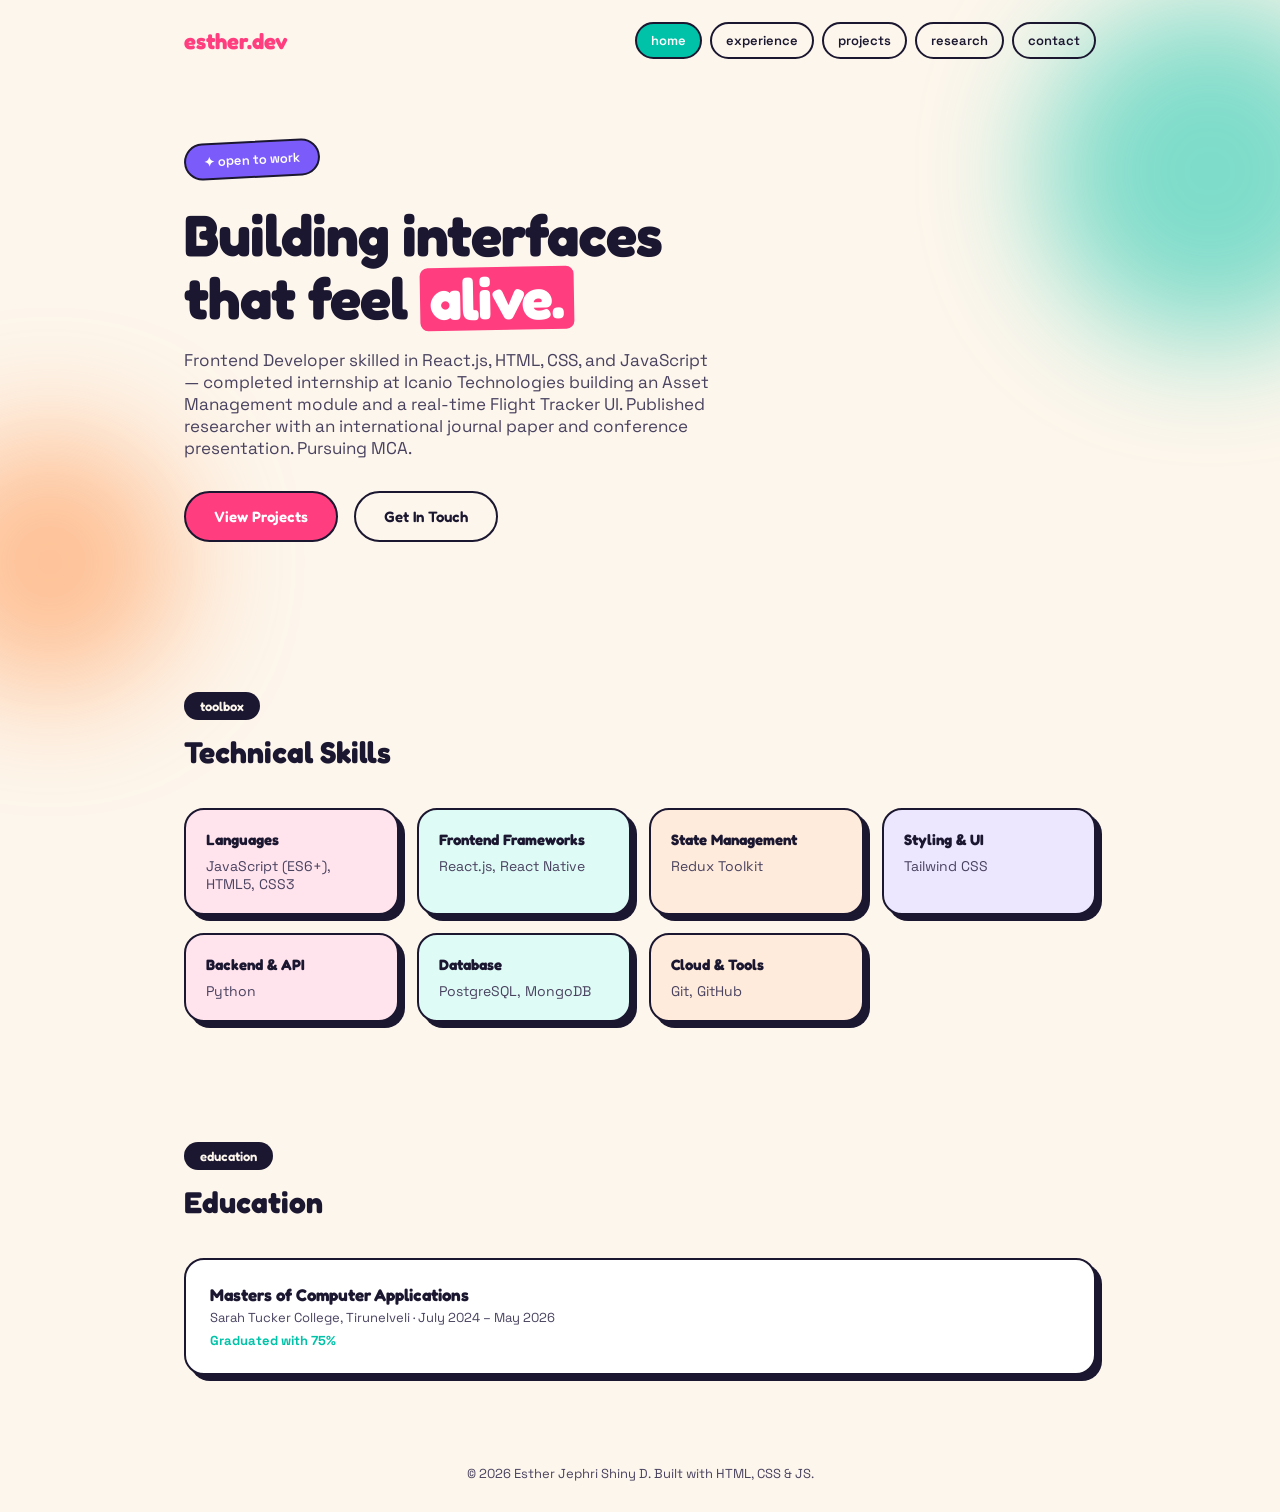
<file: index.html>
<!DOCTYPE html>
<html lang="en">
<head>
<meta charset="UTF-8">
<meta name="viewport" content="width=device-width, initial-scale=1.0">
<title>Esther Jephri Shiny D — Frontend Developer</title>
<link rel="preconnect" href="https://fonts.googleapis.com">
<link href="https://fonts.googleapis.com/css2?family=Space+Grotesk:wght@400;600;700&family=Fredoka:wght@500;600;700&display=swap" rel="stylesheet">
<link rel="stylesheet" href="style.css">
</head>
<body>

<nav>
  <div class="wrap">
    <div class="logo">esther.dev</div>
    <div class="navlinks">
      <a href="index.html" class="active">home</a>
      <a href="experience.html">experience</a>
      <a href="projects.html">projects</a>
      <a href="research.html">research</a>
      <a href="contact.html">contact</a>
    </div>
  </div>
</nav>

<header class="hero">
  <div class="blob blob1"></div>
  <div class="blob blob2"></div>
  <div class="wrap">
    <span class="badge">✦ open to work</span>
    <h1>Building interfaces<br>that feel <span class="hl">alive.</span></h1>
    <p>Frontend Developer skilled in React.js, HTML, CSS, and JavaScript — completed internship at Icanio Technologies building an Asset Management module and a real-time Flight Tracker UI. Published researcher with an international journal paper and conference presentation. Pursuing MCA.</p>
    <div class="cta-row">
      <a href="projects.html" class="btn btn-fill">View Projects</a>
      <a href="contact.html" class="btn btn-ghost">Get In Touch</a>
    </div>
  </div>
</header>

<section>
  <div class="wrap">
    <div class="sec-tag">toolbox</div>
    <div class="sec-title">Technical Skills</div>
    <div class="skill-grid">
      <div class="skill-card"><h4>Languages</h4><p>JavaScript (ES6+), HTML5, CSS3</p></div>
      <div class="skill-card"><h4>Frontend Frameworks</h4><p>React.js, React Native</p></div>
      <div class="skill-card"><h4>State Management</h4><p>Redux Toolkit</p></div>
      <div class="skill-card"><h4>Styling & UI</h4><p>Tailwind CSS</p></div>
      <div class="skill-card"><h4>Backend & API</h4><p>Python</p></div>
      <div class="skill-card"><h4>Database</h4><p>PostgreSQL, MongoDB</p></div>
      <div class="skill-card"><h4>Cloud & Tools</h4><p>Git, GitHub</p></div>
    </div>
  </div>
</section>

<section style="border-bottom:none;">
  <div class="wrap">
    <div class="sec-tag">education</div>
    <div class="sec-title">Education</div>
    <div class="edu-block">
      <h4>Masters of Computer Applications</h4>
      <div class="meta">Sarah Tucker College, Tirunelveli · July 2024 – May 2026</div>
      <div class="score">Graduated with 75%</div>
    </div>
  </div>
</section>

<footer>
  <div class="wrap">© 2026 Esther Jephri Shiny D. Built with HTML, CSS & JS.</div>
</footer>

</body>
</html>
</file>
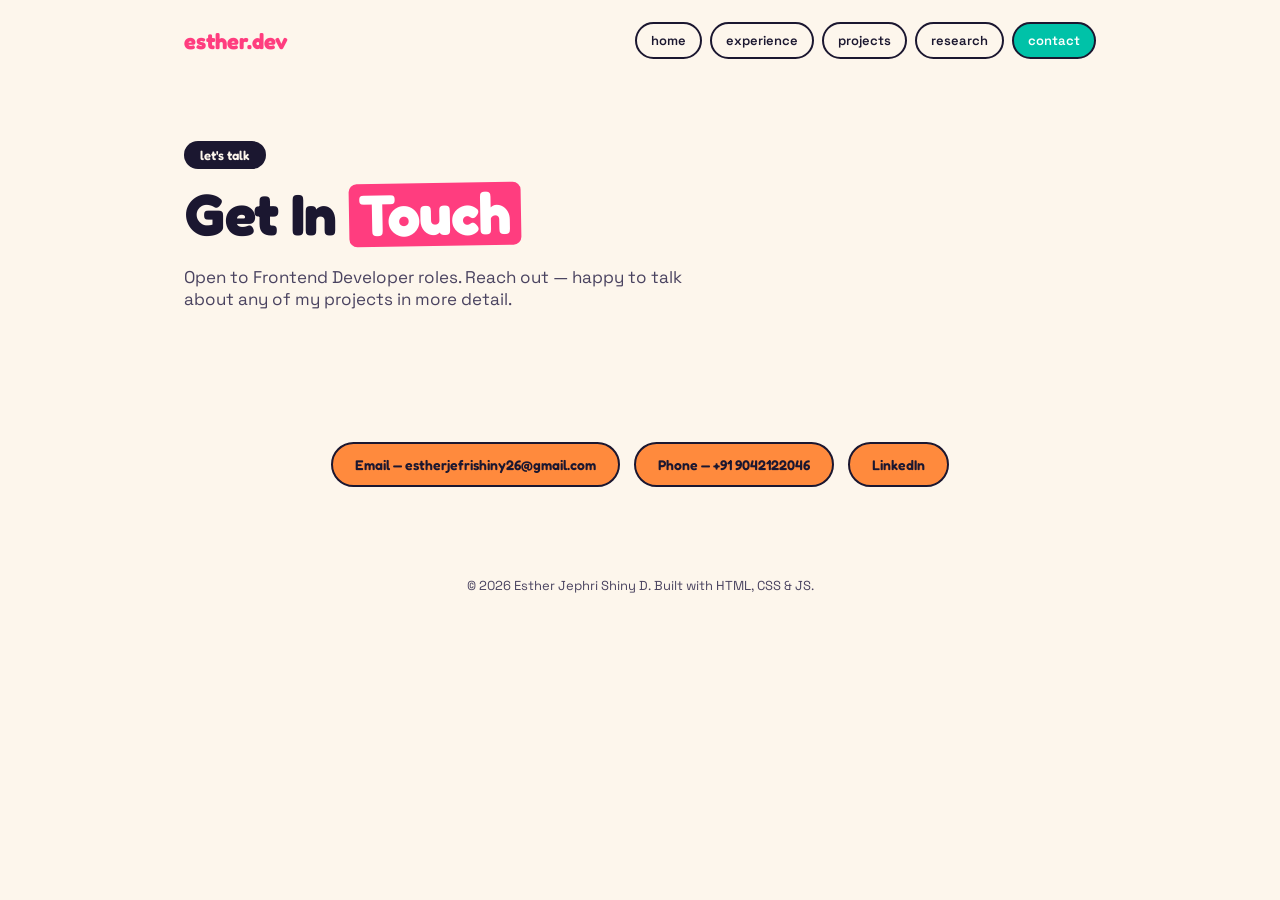
<file: contact.html>
<!DOCTYPE html>
<html lang="en">
<head>
<meta charset="UTF-8">
<meta name="viewport" content="width=device-width, initial-scale=1.0">
<title>Contact — Esther Jephri Shiny D</title>
<link rel="preconnect" href="https://fonts.googleapis.com">
<link href="https://fonts.googleapis.com/css2?family=Space+Grotesk:wght@400;600;700&family=Fredoka:wght@500;600;700&display=swap" rel="stylesheet">
<link rel="stylesheet" href="style.css">
</head>
<body>

<nav>
  <div class="wrap">
    <div class="logo">esther.dev</div>
    <div class="navlinks">
      <a href="index.html">home</a>
      <a href="experience.html">experience</a>
      <a href="projects.html">projects</a>
      <a href="research.html">research</a>
      <a href="contact.html" class="active">contact</a>
    </div>
  </div>
</nav>

<header class="hero" style="padding:60px 0 40px;">
  <div class="wrap">
    <div class="sec-tag">let's talk</div>
    <h1>Get In <span class="hl">Touch</span></h1>
    <p>Open to Frontend Developer roles. Reach out — happy to talk about any of my projects in more detail.</p>
  </div>
</header>

<section style="border-bottom:none;">
  <div class="wrap">
    <div class="contact-links">
      <a href="mailto:estherjefrishiny26@gmail.com">Email — estherjefrishiny26@gmail.com</a>
      <a href="tel:+919042122046">Phone — +91 9042122046</a>
      <a href="https://linkedin.com/in/esther-aa65b1363" target="_blank">LinkedIn</a>
    </div>
  </div>
</section>

<footer>
  <div class="wrap">© 2026 Esther Jephri Shiny D. Built with HTML, CSS & JS.</div>
</footer>

</body>
</html>
</file>
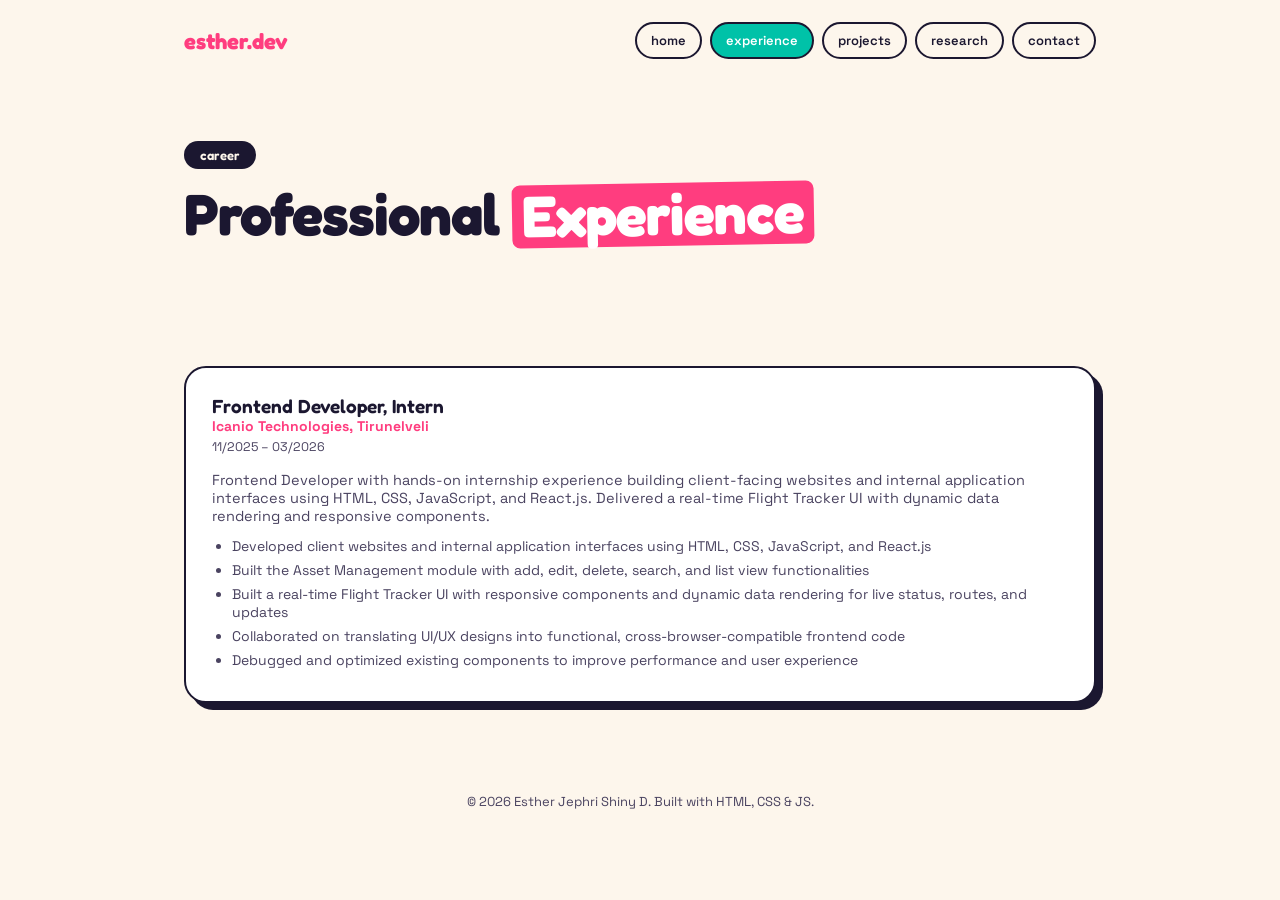
<file: experience.html>
<!DOCTYPE html>
<html lang="en">
<head>
<meta charset="UTF-8">
<meta name="viewport" content="width=device-width, initial-scale=1.0">
<title>Experience — Esther Jephri Shiny D</title>
<link rel="preconnect" href="https://fonts.googleapis.com">
<link href="https://fonts.googleapis.com/css2?family=Space+Grotesk:wght@400;600;700&family=Fredoka:wght@500;600;700&display=swap" rel="stylesheet">
<link rel="stylesheet" href="style.css">
</head>
<body>

<nav>
  <div class="wrap">
    <div class="logo">esther.dev</div>
    <div class="navlinks">
      <a href="index.html">home</a>
      <a href="experience.html" class="active">experience</a>
      <a href="projects.html">projects</a>
      <a href="research.html">research</a>
      <a href="contact.html">contact</a>
    </div>
  </div>
</nav>

<header class="hero" style="padding:60px 0 40px;">
  <div class="wrap">
    <div class="sec-tag">career</div>
    <h1>Professional <span class="hl">Experience</span></h1>
  </div>
</header>

<section style="border-bottom:none;">
  <div class="wrap">
    <div class="exp-block">
      <div class="role">Frontend Developer, Intern</div>
      <div class="company">Icanio Technologies, Tirunelveli</div>
      <div class="dates">11/2025 – 03/2026</div>
      <p>Frontend Developer with hands-on internship experience building client-facing websites and internal application interfaces using HTML, CSS, JavaScript, and React.js. Delivered a real-time Flight Tracker UI with dynamic data rendering and responsive components.</p>
      <ul>
        <li>Developed client websites and internal application interfaces using HTML, CSS, JavaScript, and React.js</li>
        <li>Built the Asset Management module with add, edit, delete, search, and list view functionalities</li>
        <li>Built a real-time Flight Tracker UI with responsive components and dynamic data rendering for live status, routes, and updates</li>
        <li>Collaborated on translating UI/UX designs into functional, cross-browser-compatible frontend code</li>
        <li>Debugged and optimized existing components to improve performance and user experience</li>
      </ul>
    </div>
  </div>
</section>

<footer>
  <div class="wrap">© 2026 Esther Jephri Shiny D. Built with HTML, CSS & JS.</div>
</footer>

</body>
</html>
</file>
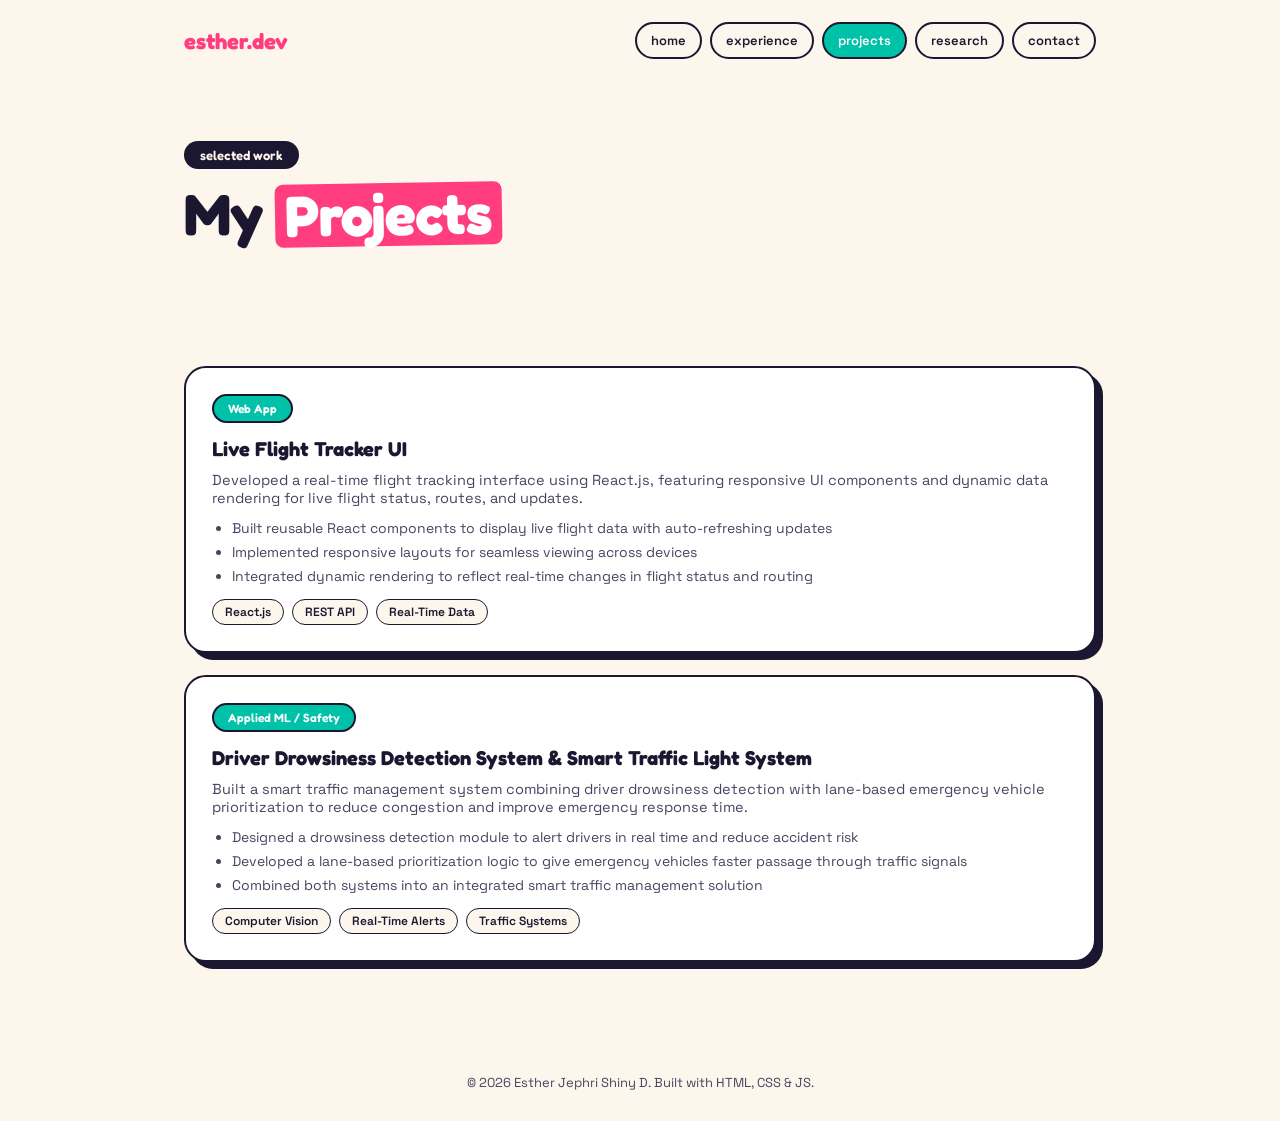
<file: projects.html>
<!DOCTYPE html>
<html lang="en">
<head>
<meta charset="UTF-8">
<meta name="viewport" content="width=device-width, initial-scale=1.0">
<title>Projects — Esther Jephri Shiny D</title>
<link rel="preconnect" href="https://fonts.googleapis.com">
<link href="https://fonts.googleapis.com/css2?family=Space+Grotesk:wght@400;600;700&family=Fredoka:wght@500;600;700&display=swap" rel="stylesheet">
<link rel="stylesheet" href="style.css">
</head>
<body>

<nav>
  <div class="wrap">
    <div class="logo">esther.dev</div>
    <div class="navlinks">
      <a href="index.html">home</a>
      <a href="experience.html">experience</a>
      <a href="projects.html" class="active">projects</a>
      <a href="research.html">research</a>
      <a href="contact.html">contact</a>
    </div>
  </div>
</nav>

<header class="hero" style="padding:60px 0 40px;">
  <div class="wrap">
    <div class="sec-tag">selected work</div>
    <h1>My <span class="hl">Projects</span></h1>
  </div>
</header>

<section style="border-bottom:none;">
  <div class="wrap">

    <div class="project">
      <span class="tag">Web App</span>
      <h3>Live Flight Tracker UI</h3>
      <p>Developed a real-time flight tracking interface using React.js, featuring responsive UI components and dynamic data rendering for live flight status, routes, and updates.</p>
      <ul>
        <li>Built reusable React components to display live flight data with auto-refreshing updates</li>
        <li>Implemented responsive layouts for seamless viewing across devices</li>
        <li>Integrated dynamic rendering to reflect real-time changes in flight status and routing</li>
      </ul>
      <div class="stack"><span>React.js</span><span>REST API</span><span>Real-Time Data</span></div>
    </div>

    <div class="project">
      <span class="tag">Applied ML / Safety</span>
      <h3>Driver Drowsiness Detection System & Smart Traffic Light System</h3>
      <p>Built a smart traffic management system combining driver drowsiness detection with lane-based emergency vehicle prioritization to reduce congestion and improve emergency response time.</p>
      <ul>
        <li>Designed a drowsiness detection module to alert drivers in real time and reduce accident risk</li>
        <li>Developed a lane-based prioritization logic to give emergency vehicles faster passage through traffic signals</li>
        <li>Combined both systems into an integrated smart traffic management solution</li>
      </ul>
      <div class="stack"><span>Computer Vision</span><span>Real-Time Alerts</span><span>Traffic Systems</span></div>
    </div>

  </div>
</section>

<footer>
  <div class="wrap">© 2026 Esther Jephri Shiny D. Built with HTML, CSS & JS.</div>
</footer>

</body>
</html>
</file>
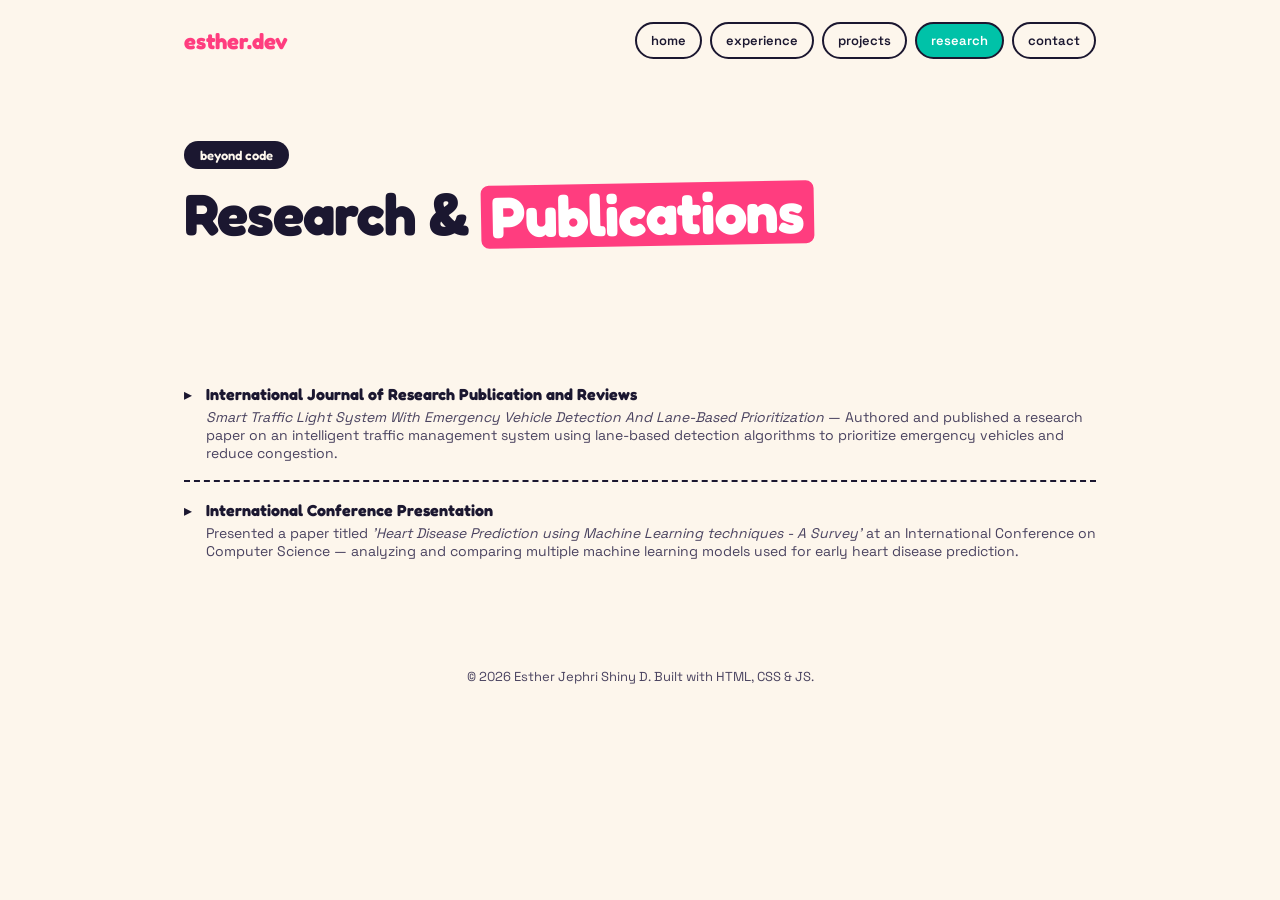
<file: research.html>
<!DOCTYPE html>
<html lang="en">
<head>
<meta charset="UTF-8">
<meta name="viewport" content="width=device-width, initial-scale=1.0">
<title>Research — Esther Jephri Shiny D</title>
<link rel="preconnect" href="https://fonts.googleapis.com">
<link href="https://fonts.googleapis.com/css2?family=Space+Grotesk:wght@400;600;700&family=Fredoka:wght@500;600;700&display=swap" rel="stylesheet">
<link rel="stylesheet" href="style.css">
</head>
<body>

<nav>
  <div class="wrap">
    <div class="logo">esther.dev</div>
    <div class="navlinks">
      <a href="index.html">home</a>
      <a href="experience.html">experience</a>
      <a href="projects.html">projects</a>
      <a href="research.html" class="active">research</a>
      <a href="contact.html">contact</a>
    </div>
  </div>
</nav>

<header class="hero" style="padding:60px 0 40px;">
  <div class="wrap">
    <div class="sec-tag">beyond code</div>
    <h1>Research & <span class="hl">Publications</span></h1>
  </div>
</header>

<section style="border-bottom:none;">
  <div class="wrap">
    <div class="research-item">
      <span class="dot">▸</span>
      <div>
        <h4>International Journal of Research Publication and Reviews</h4>
        <p><em>Smart Traffic Light System With Emergency Vehicle Detection And Lane-Based Prioritization</em> — Authored and published a research paper on an intelligent traffic management system using lane-based detection algorithms to prioritize emergency vehicles and reduce congestion.</p>
      </div>
    </div>
    <div class="research-item">
      <span class="dot">▸</span>
      <div>
        <h4>International Conference Presentation</h4>
        <p>Presented a paper titled <em>'Heart Disease Prediction using Machine Learning techniques - A Survey'</em> at an International Conference on Computer Science — analyzing and comparing multiple machine learning models used for early heart disease prediction.</p>
      </div>
    </div>
  </div>
</section>

<footer>
  <div class="wrap">© 2026 Esther Jephri Shiny D. Built with HTML, CSS & JS.</div>
</footer>

</body>
</html>
</file>
<file: style.css>
:root{
  --cream:#FDF6EC;
  --pink:#FF3D7F;
  --teal:#00C2A8;
  --orange:#FF8A3D;
  --purple:#7B5CFA;
  --ink:#1B1730;
  --font-display:'Fredoka',sans-serif;
  --font-body:'Space Grotesk',sans-serif;
}
*{margin:0;padding:0;box-sizing:border-box;}
html{scroll-behavior:smooth;}
body{background:var(--cream);color:var(--ink);font-family:var(--font-body);overflow-x:hidden;}
a{text-decoration:none;color:inherit;}
.wrap{max-width:960px;margin:0 auto;padding:0 24px;position:relative;z-index:2;}
.blob{position:absolute;border-radius:50%;filter:blur(60px);opacity:.5;z-index:0;}

nav{padding:22px 0;position:relative;z-index:5;}
nav .wrap{display:flex;justify-content:space-between;align-items:center;flex-wrap:wrap;gap:10px;}
.logo{font-family:var(--font-display);font-weight:700;font-size:22px;color:var(--pink);}
.navlinks{display:flex;gap:8px;flex-wrap:wrap;}
.navlinks a{font-weight:600;font-size:13px;padding:8px 14px;border-radius:100px;border:2px solid var(--ink);}
.navlinks a:hover,.navlinks a.active{background:var(--teal);color:white;}

header.hero{padding:60px 0 90px;position:relative;}
.blob1{width:340px;height:340px;background:var(--teal);top:-80px;right:-100px;}
.blob2{width:260px;height:260px;background:var(--orange);bottom:-60px;left:-80px;}
.badge{display:inline-block;background:var(--purple);color:white;font-weight:600;font-size:13px;padding:8px 18px;border-radius:100px;border:2px solid var(--ink);transform:rotate(-3deg);margin-bottom:26px;}
h1{font-family:var(--font-display);font-weight:700;font-size:clamp(34px,6vw,58px);line-height:1.08;letter-spacing:-1px;margin-bottom:20px;}
h1 .hl{background:var(--pink);color:white;padding:0 10px;border-radius:8px;display:inline-block;transform:rotate(-1deg);}
.hero p{max-width:540px;font-size:17px;color:#4A4360;margin-bottom:32px;}
.cta-row{display:flex;gap:16px;flex-wrap:wrap;}
.btn{font-family:var(--font-display);font-weight:600;font-size:15px;padding:14px 28px;border-radius:100px;border:2.5px solid var(--ink);transition:transform .15s;display:inline-block;}
.btn:hover{transform:translate(-3px,-3px);box-shadow:5px 5px 0 var(--ink);}
.btn-fill{background:var(--pink);color:white;}
.btn-ghost{background:var(--cream);}

section{padding:60px 0;position:relative;}
.sec-tag{display:inline-block;font-family:var(--font-display);font-weight:600;font-size:13px;background:var(--ink);color:var(--cream);padding:6px 16px;border-radius:100px;margin-bottom:14px;}
.sec-title{font-family:var(--font-display);font-weight:700;font-size:30px;margin-bottom:38px;}

.skill-grid{display:grid;grid-template-columns:repeat(auto-fit,minmax(200px,1fr));gap:18px;}
.skill-card{background:white;border:2.5px solid var(--ink);border-radius:20px;padding:20px;box-shadow:6px 6px 0 var(--ink);transition:transform .15s;}
.skill-card:nth-child(4n+1){background:#FFE3ED;}
.skill-card:nth-child(4n+2){background:#DFFBF6;}
.skill-card:nth-child(4n+3){background:#FFEBDB;}
.skill-card:nth-child(4n+4){background:#EDE6FF;}
.skill-card:hover{transform:translate(-3px,-3px);box-shadow:9px 9px 0 var(--ink);}
.skill-card h4{font-family:var(--font-display);font-size:15px;margin-bottom:8px;}
.skill-card p{font-size:14px;color:#4A4360;}

.project{background:white;border:2.5px solid var(--ink);border-radius:22px;padding:26px;margin-bottom:22px;box-shadow:7px 7px 0 var(--ink);transition:transform .15s;}
.project:hover{transform:translate(-3px,-3px);box-shadow:10px 10px 0 var(--ink);}
.project .tag{font-family:var(--font-display);font-weight:600;font-size:12px;background:var(--teal);color:white;padding:5px 14px;border-radius:100px;display:inline-block;margin-bottom:14px;border:2px solid var(--ink);}
.project h3{font-family:var(--font-display);font-size:20px;margin-bottom:10px;}
.project p{color:#4A4360;font-size:14.5px;margin-bottom:12px;}
.project ul{color:#4A4360;font-size:14px;margin:0 0 14px 20px;}
.project ul li{margin-bottom:6px;}
.stack{display:flex;flex-wrap:wrap;gap:8px;}
.stack span{font-size:12px;font-weight:600;background:var(--cream);border:1.5px solid var(--ink);padding:4px 12px;border-radius:100px;}

.exp-block{background:white;border:2.5px solid var(--ink);border-radius:22px;padding:26px;box-shadow:7px 7px 0 var(--ink);}
.exp-block .role{font-family:var(--font-display);font-size:19px;font-weight:600;}
.exp-block .company{color:var(--pink);font-weight:700;font-size:14px;margin-bottom:4px;}
.exp-block .dates{color:#4A4360;font-size:12.5px;margin-bottom:16px;}
.exp-block p{color:#4A4360;font-size:14.5px;margin-bottom:12px;}
.exp-block ul{color:#4A4360;font-size:14px;margin-left:20px;}
.exp-block ul li{margin-bottom:6px;}

.research-item{display:flex;gap:14px;align-items:flex-start;padding:18px 0;border-bottom:2px dashed var(--ink);}
.research-item:last-child{border-bottom:none;}
.research-item .num{font-family:var(--font-display);font-weight:700;color:var(--orange);font-size:20px;}
.research-item h4{font-family:var(--font-display);font-size:16px;margin-bottom:4px;}
.research-item p{color:#4A4360;font-size:14px;}

.edu-block{background:white;border:2.5px solid var(--ink);border-radius:20px;padding:24px;box-shadow:6px 6px 0 var(--ink);}
.edu-block h4{font-family:var(--font-display);font-size:17px;margin-bottom:4px;}
.edu-block .meta{color:#4A4360;font-size:13px;margin-bottom:6px;}
.edu-block .score{color:var(--teal);font-weight:700;font-size:13px;}

.contact-box{background:var(--purple);color:white;border-radius:28px;padding:44px 36px;text-align:center;border:2.5px solid var(--ink);box-shadow:8px 8px 0 var(--ink);}
.contact-box .sec-title{color:white;margin-bottom:14px;}
.contact-box p{color:#E4DEFF;margin-bottom:26px;}
.contact-links{display:flex;gap:14px;justify-content:center;flex-wrap:wrap;}
.contact-links a{font-family:var(--font-display);font-weight:600;font-size:14px;background:var(--orange);color:var(--ink);padding:12px 22px;border-radius:100px;border:2px solid var(--ink);}
.contact-links a:hover{background:white;}

footer{padding:30px 0;text-align:center;font-size:13px;color:#4A4360;}

@media(max-width:640px){
  header.hero{padding:40px 0 60px;}
  section{padding:44px 0;}
  .contact-box{padding:32px 22px;}
}
</file>
